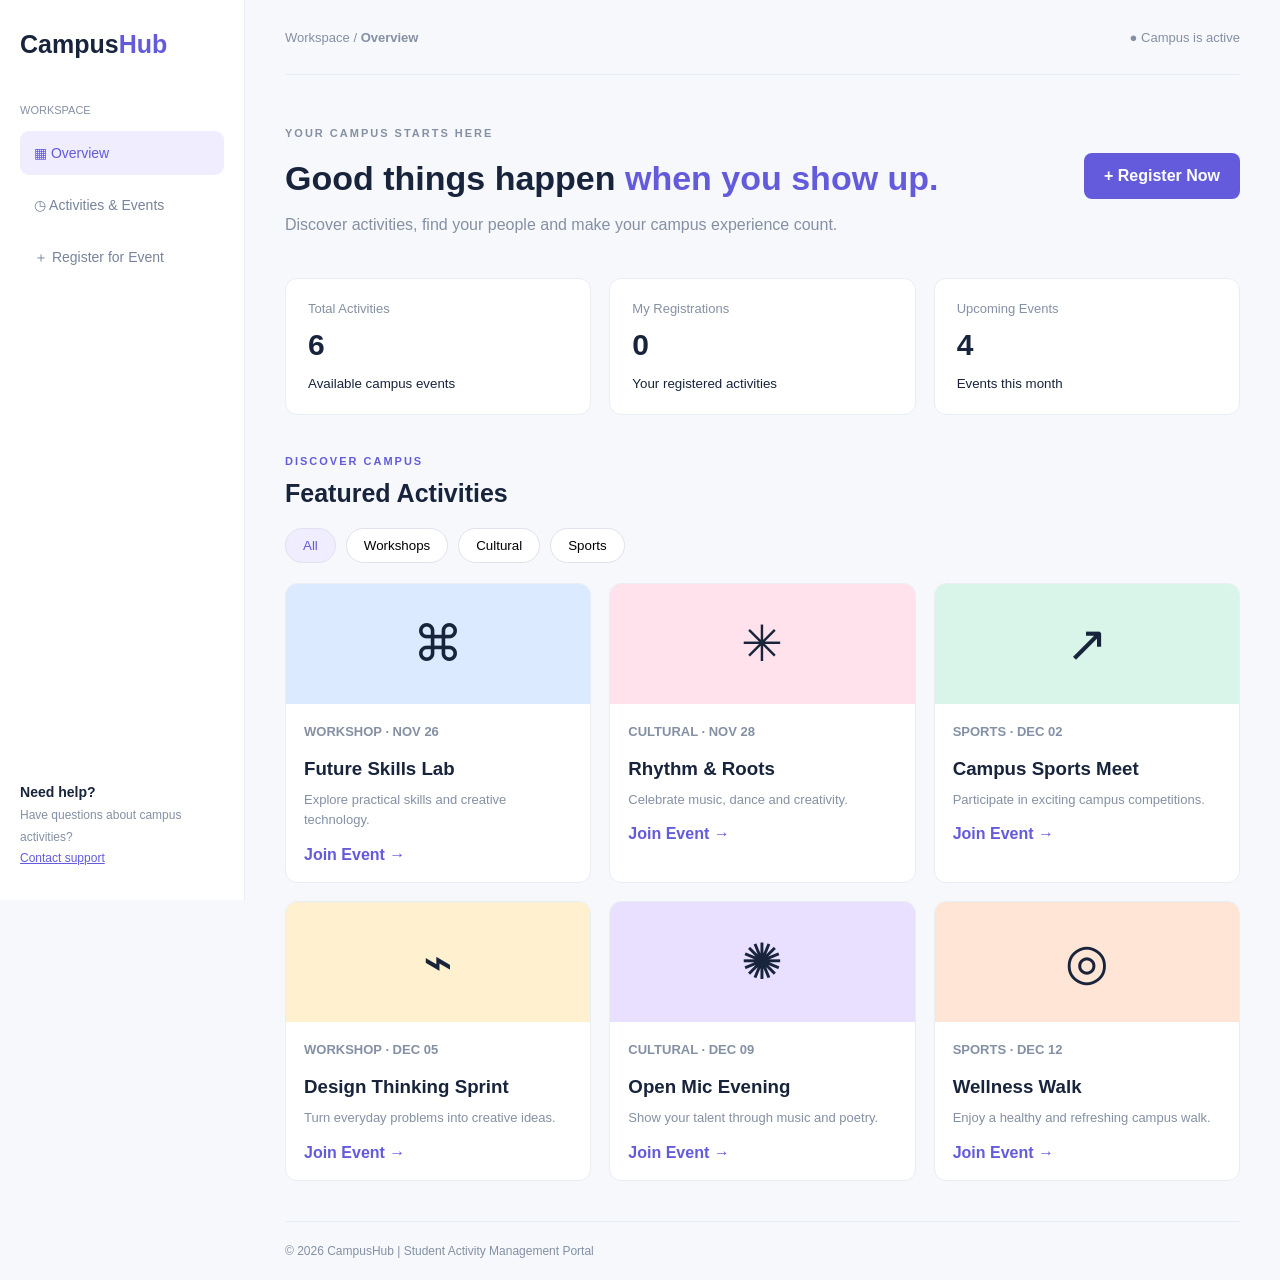
<file: index.html>
<!DOCTYPE html>
<html lang="en">
<head>
    <meta charset="UTF-8">
    <meta name="viewport" content="width=device-width, initial-scale=1.0">
    <meta name="description" content="Student Activity Management Portal">
    <meta name="theme-color" content="#635bdb">
    <title>CampusHub | Student Activity Portal</title>
    <link rel="stylesheet" href="style.css">
</head>
<body>

<a class="skip-link" href="#main">Skip to main content</a>

<aside class="sidebar">
    <h2>Campus<span>Hub</span></h2>
    <p class="side-label">WORKSPACE</p>

    <nav>
        <a class="active" href="index.html">▦ Overview</a>
        <a href="#events">◷ Activities & Events</a>
        <a href="registration.html">＋ Register for Event</a>
    </nav>

    <div class="sidebar-bottom">
        <h3>Need help?</h3>
        <p>Have questions about campus activities?</p>
        <a href="mailto:activities@campus.edu">Contact support</a>
    </div>
</aside>

<main id="main" class="main-content">

    <header class="topbar">
        <p>Workspace / <strong>Overview</strong></p>
        <span>● Campus is active</span>
    </header>

    <section class="welcome">
        <div>
            <p class="eyebrow">YOUR CAMPUS STARTS HERE</p>
            <h1>Good things happen <span>when you show up.</span></h1>
            <p>Discover activities, find your people and make your campus experience count.</p>
        </div>
        <a href="registration.html" class="btn">+ Register Now</a>
    </section>

    <section class="stats" aria-label="Activity statistics">

        <article class="stat-card">
            <p>Total Activities</p>
            <h2>6</h2>
            <small>Available campus events</small>
        </article>

        <article class="stat-card">
            <p>My Registrations</p>
            <h2 id="registrationCount">0</h2>
            <small>Your registered activities</small>
        </article>

        <article class="stat-card">
            <p>Upcoming Events</p>
            <h2>4</h2>
            <small>Events this month</small>
        </article>

    </section>

    <section id="events" class="events-section">

        <div class="section-heading">
            <div>
                <p class="eyebrow">DISCOVER CAMPUS</p>
                <h2>Featured Activities</h2>
            </div>
        </div>

        <div class="filters">
            <button class="filter-pill selected" data-filter="All">All</button>
            <button class="filter-pill" data-filter="Workshop">Workshops</button>
            <button class="filter-pill" data-filter="Cultural">Cultural</button>
            <button class="filter-pill" data-filter="Sports">Sports</button>
        </div>

        <div class="events-grid">

            <article class="event-card" data-category="Workshop">
                <div class="event-art blue">⌘</div>
                <div class="event-body">
                    <p class="category">WORKSHOP · NOV 26</p>
                    <h3>Future Skills Lab</h3>
                    <p>Explore practical skills and creative technology.</p>
                    <a href="registration.html?event=Future%20Skills%20Lab">Join Event →</a>
                </div>
            </article>

            <article class="event-card" data-category="Cultural">
                <div class="event-art pink">✳</div>
                <div class="event-body">
                    <p class="category">CULTURAL · NOV 28</p>
                    <h3>Rhythm & Roots</h3>
                    <p>Celebrate music, dance and creativity.</p>
                    <a href="registration.html?event=Rhythm%20%26%20Roots">Join Event →</a>
                </div>
            </article>

            <article class="event-card" data-category="Sports">
                <div class="event-art green">↗</div>
                <div class="event-body">
                    <p class="category">SPORTS · DEC 02</p>
                    <h3>Campus Sports Meet</h3>
                    <p>Participate in exciting campus competitions.</p>
                    <a href="registration.html?event=Campus%20Sports%20Meet">Join Event →</a>
                </div>
            </article>

            <article class="event-card" data-category="Workshop">
                <div class="event-art yellow">⌁</div>
                <div class="event-body">
                    <p class="category">WORKSHOP · DEC 05</p>
                    <h3>Design Thinking Sprint</h3>
                    <p>Turn everyday problems into creative ideas.</p>
                    <a href="registration.html?event=Design%20Thinking%20Sprint">Join Event →</a>
                </div>
            </article>

            <article class="event-card" data-category="Cultural">
                <div class="event-art purple">✺</div>
                <div class="event-body">
                    <p class="category">CULTURAL · DEC 09</p>
                    <h3>Open Mic Evening</h3>
                    <p>Show your talent through music and poetry.</p>
                    <a href="registration.html?event=Open%20Mic%20Evening">Join Event →</a>
                </div>
            </article>

            <article class="event-card" data-category="Sports">
                <div class="event-art orange">◎</div>
                <div class="event-body">
                    <p class="category">SPORTS · DEC 12</p>
                    <h3>Wellness Walk</h3>
                    <p>Enjoy a healthy and refreshing campus walk.</p>
                    <a href="registration.html?event=Wellness%20Walk">Join Event →</a>
                </div>
            </article>

        </div>
    </section>

    <footer>
        <p>© 2026 CampusHub | Student Activity Management Portal</p>
    </footer>

</main>

<script src="script.js"></script>
</body>
</html>
</file>
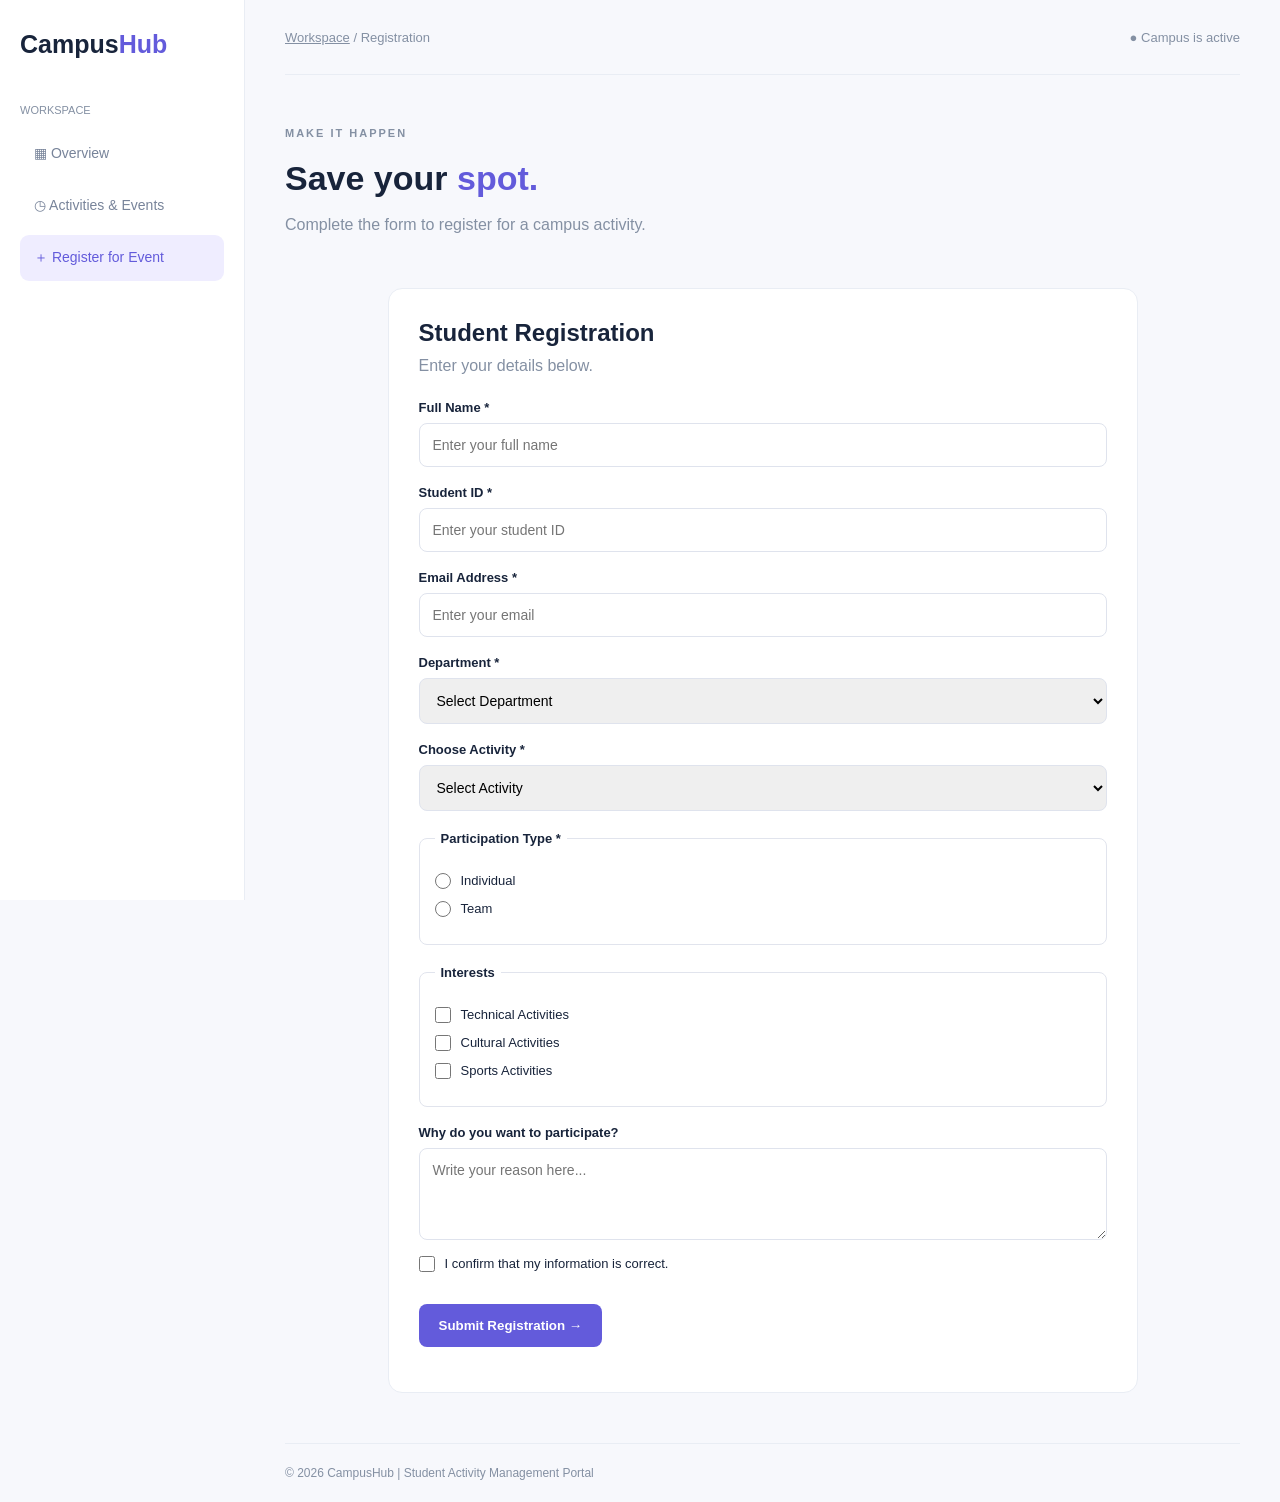
<file: registration.html>
<!DOCTYPE html>
<html lang="en">
<head>
    <meta charset="UTF-8">
    <meta name="viewport" content="width=device-width, initial-scale=1.0">
    <meta name="description" content="Register for university campus activities">
    <meta name="theme-color" content="#635bdb">
    <title>Student Registration | CampusHub</title>
    <link rel="stylesheet" href="style.css">
</head>
<body>

<a class="skip-link" href="#main">Skip to main content</a>

<aside class="sidebar">
    <h2>Campus<span>Hub</span></h2>
    <p class="side-label">WORKSPACE</p>
    <nav>
        <a href="index.html">▦ Overview</a>
        <a href="index.html#events">◷ Activities & Events</a>
        <a class="active" href="registration.html">＋ Register for Event</a>
    </nav>
</aside>

<main id="main" class="main-content">

    <header class="topbar">
        <p><a href="index.html">Workspace</a> / Registration</p>
        <span>● Campus is active</span>
    </header>

    <section class="welcome">
        <div>
            <p class="eyebrow">MAKE IT HAPPEN</p>
            <h1>Save your <span>spot.</span></h1>
            <p>Complete the form to register for a campus activity.</p>
        </div>
    </section>

    <section class="form-container">

        <div class="form-card">

            <h2>Student Registration</h2>
            <p>Enter your details below.</p>

            <form id="registrationForm">

                <label for="name">Full Name *</label>
                <input type="text" id="name" name="name"
                       placeholder="Enter your full name" required>

                <label for="studentId">Student ID *</label>
                <input type="text" id="studentId" name="studentId"
                       placeholder="Enter your student ID" required>

                <label for="email">Email Address *</label>
                <input type="email" id="email" name="email"
                       placeholder="Enter your email" required>

                <label for="department">Department *</label>
                <select id="department" name="department" required>
                    <option value="">Select Department</option>
                    <option>Artificial Intelligence and Data Science</option>
                    <option>Computer Science and Engineering</option>
                    <option>Electronics and Communication</option>
                    <option>Mechanical Engineering</option>
                    <option>Other</option>
                </select>

                <label for="event">Choose Activity *</label>
                <select id="event" name="event" required>
                    <option value="">Select Activity</option>
                    <option>Future Skills Lab</option>
                    <option>Rhythm & Roots</option>
                    <option>Campus Sports Meet</option>
                    <option>Design Thinking Sprint</option>
                    <option>Open Mic Evening</option>
                    <option>Wellness Walk</option>
                </select>

                <fieldset>
                    <legend>Participation Type *</legend>

                    <label class="choice">
                        <input type="radio" name="participation"
                               value="Individual" required>
                        Individual
                    </label>

                    <label class="choice">
                        <input type="radio" name="participation"
                               value="Team">
                        Team
                    </label>
                </fieldset>

                <fieldset>
                    <legend>Interests</legend>

                    <label class="choice">
                        <input type="checkbox" name="interests"
                               value="Technical">
                        Technical Activities
                    </label>

                    <label class="choice">
                        <input type="checkbox" name="interests"
                               value="Cultural">
                        Cultural Activities
                    </label>

                    <label class="choice">
                        <input type="checkbox" name="interests"
                               value="Sports">
                        Sports Activities
                    </label>
                </fieldset>

                <label for="reason">Why do you want to participate?</label>
                <textarea id="reason" name="reason"
                          rows="4"
                          placeholder="Write your reason here..."></textarea>

                <label class="choice">
                    <input type="checkbox" name="confirmation"
                           value="yes" required>
                    I confirm that my information is correct.
                </label>

                <button type="submit" class="btn">
                    Submit Registration →
                </button>

                <p id="formMessage" role="status" aria-live="polite"></p>

            </form>

        </div>

    </section>

    <footer>
        <p>© 2026 CampusHub | Student Activity Management Portal</p>
    </footer>

</main>

<script src="script.js"></script>
</body>
</html>
</file>
<file: style.css>
* {
    margin: 0;
    padding: 0;
    box-sizing: border-box;
}

:root {
    --primary: #635bdb;
    --background: #f7f8fc;
    --text: #18243b;
    --muted: #8490a3;
}

body {
    font-family: Arial, sans-serif;
    background: var(--background);
    color: var(--text);
}

.skip-link {
    position: absolute;
    top: -60px;
    left: 10px;
    background: #18243b;
    color: white;
    padding: 12px;
    z-index: 100;
}

.skip-link:focus {
    top: 10px;
}

:focus-visible {
    outline: 3px solid #8b83f0;
    outline-offset: 3px;
}

.sidebar {
    position: fixed;
    width: 245px;
    height: 100vh;
    background: white;
    padding: 30px 20px;
    border-right: 1px solid #e9edf4;
}

.sidebar h2 {
    font-size: 25px;
    margin-bottom: 45px;
}

.sidebar h2 span {
    color: var(--primary);
}

.side-label {
    font-size: 11px;
    color: var(--muted);
    margin-bottom: 15px;
}

nav a {
    display: block;
    padding: 14px;
    margin-bottom: 8px;
    text-decoration: none;
    color: #78849a;
    border-radius: 9px;
    font-size: 14px;
}

nav a:hover,
nav a.active {
    background: #efedff;
    color: var(--primary);
}

.sidebar-bottom {
    position: absolute;
    bottom: 30px;
    left: 20px;
    right: 20px;
    line-height: 1.8;
    font-size: 12px;
}

.sidebar-bottom p {
    color: var(--muted);
}

.sidebar-bottom a {
    color: var(--primary);
}

.main-content {
    margin-left: 245px;
    padding: 0 40px;
}

.topbar {
    height: 75px;
    display: flex;
    justify-content: space-between;
    align-items: center;
    border-bottom: 1px solid #e9edf4;
    color: var(--muted);
    font-size: 13px;
}

.topbar a {
    color: inherit;
}

.welcome {
    padding: 40px 0;
    display: flex;
    align-items: center;
    justify-content: space-between;
    gap: 20px;
}

.eyebrow {
    color: var(--primary);
    font-size: 11px;
    font-weight: bold;
    letter-spacing: 2px;
    margin-bottom: 12px;
}

.welcome h1 {
    font-size: 34px;
    line-height: 1.4;
}

.welcome h1 span {
    color: var(--primary);
}

.welcome p {
    color: var(--muted);
    margin-top: 10px;
    line-height: 1.6;
}

.btn {
    background: var(--primary);
    color: white;
    text-decoration: none;
    border: none;
    border-radius: 8px;
    padding: 14px 20px;
    cursor: pointer;
    display: inline-block;
    font-weight: bold;
}

.btn:hover {
    background: #5148c7;
}

.stats {
    display: grid;
    grid-template-columns: repeat(3, 1fr);
    gap: 18px;
}

.stat-card {
    background: white;
    padding: 22px;
    border-radius: 12px;
    border: 1px solid #e9edf4;
}

.stat-card p {
    color: var(--muted);
    font-size: 13px;
}

.stat-card h2 {
    font-size: 30px;
    margin: 12px 0;
}

.events-section {
    padding: 40px 0;
}

.section-heading h2 {
    font-size: 25px;
    margin-bottom: 20px;
}

.filters {
    display: flex;
    gap: 10px;
    margin-bottom: 20px;
    flex-wrap: wrap;
}

.filter-pill {
    padding: 9px 17px;
    border: 1px solid #e0e3ed;
    background: white;
    border-radius: 25px;
    cursor: pointer;
}

.filter-pill.selected,
.filter-pill:hover {
    background: #efedff;
    color: var(--primary);
}

.events-grid {
    display: grid;
    grid-template-columns: repeat(3, 1fr);
    gap: 18px;
}

.event-card {
    background: white;
    border-radius: 12px;
    overflow: hidden;
    border: 1px solid #e9edf4;
}

.event-art {
    height: 120px;
    display: grid;
    place-items: center;
    font-size: 50px;
}

.blue { background: #dceaff; }
.pink { background: #ffe2eb; }
.green { background: #d9f4e8; }
.yellow { background: #fff1cf; }
.purple { background: #e9e0ff; }
.orange { background: #ffe5d5; }

.event-body {
    padding: 18px;
}

.category {
    color: var(--primary);
    font-size: 10px;
    font-weight: bold;
    margin-bottom: 10px;
}

.event-body h3 {
    margin-bottom: 10px;
}

.event-body p {
    color: var(--muted);
    font-size: 13px;
    line-height: 1.6;
    margin-bottom: 15px;
}

.event-body a {
    color: var(--primary);
    text-decoration: none;
    font-weight: bold;
}

footer {
    padding: 22px 0;
    border-top: 1px solid #e9edf4;
    color: var(--muted);
    font-size: 12px;
}

/* Registration form */

.form-container {
    max-width: 750px;
    margin: 10px auto 50px;
}

.form-card {
    background: white;
    padding: 30px;
    border-radius: 14px;
    border: 1px solid #e9edf4;
}

.form-card h2 {
    margin-bottom: 10px;
}

.form-card > p {
    color: var(--muted);
    margin-bottom: 25px;
}

form > label:not(.choice) {
    display: block;
    margin: 18px 0 8px;
    font-weight: bold;
    font-size: 13px;
}

form input:not([type="checkbox"]):not([type="radio"]),
form select,
form textarea {
    width: 100%;
    padding: 13px;
    border: 1px solid #dfe3ed;
    border-radius: 8px;
    font-size: 14px;
    font-family: inherit;
}

form input:focus,
form select:focus,
form textarea:focus {
    border-color: var(--primary);
}

fieldset {
    border: 1px solid #e1e4ed;
    border-radius: 8px;
    padding: 15px;
    margin-top: 20px;
}

legend {
    font-weight: bold;
    padding: 0 6px;
    font-size: 13px;
}

.choice {
    display: flex;
    align-items: center;
    gap: 10px;
    margin: 12px 0;
    font-size: 13px;
    cursor: pointer;
}

.choice input {
    accent-color: var(--primary);
    width: 16px;
    height: 16px;
}

form button {
    margin-top: 20px;
}

#formMessage {
    margin-top: 15px;
    color: #23966b;
    font-weight: bold;
}

@media (max-width: 900px) {
    .events-grid {
        grid-template-columns: repeat(2, 1fr);
    }
}

@media (max-width: 650px) {
    .sidebar {
        position: static;
        width: 100%;
        height: auto;
    }

    .sidebar-bottom {
        display: none;
    }

    .sidebar h2 {
        margin-bottom: 20px;
    }

    .main-content {
        margin: 0;
        padding: 0 18px;
    }

    .stats {
        grid-template-columns: 1fr;
    }

    .events-grid {
        grid-template-columns: 1fr;
    }

    .welcome {
        flex-direction: column;
        align-items: flex-start;
    }

    .welcome h1 {
        font-size: 27px;
    }

    .form-card {
        padding: 18px;
    }
}
</file>
